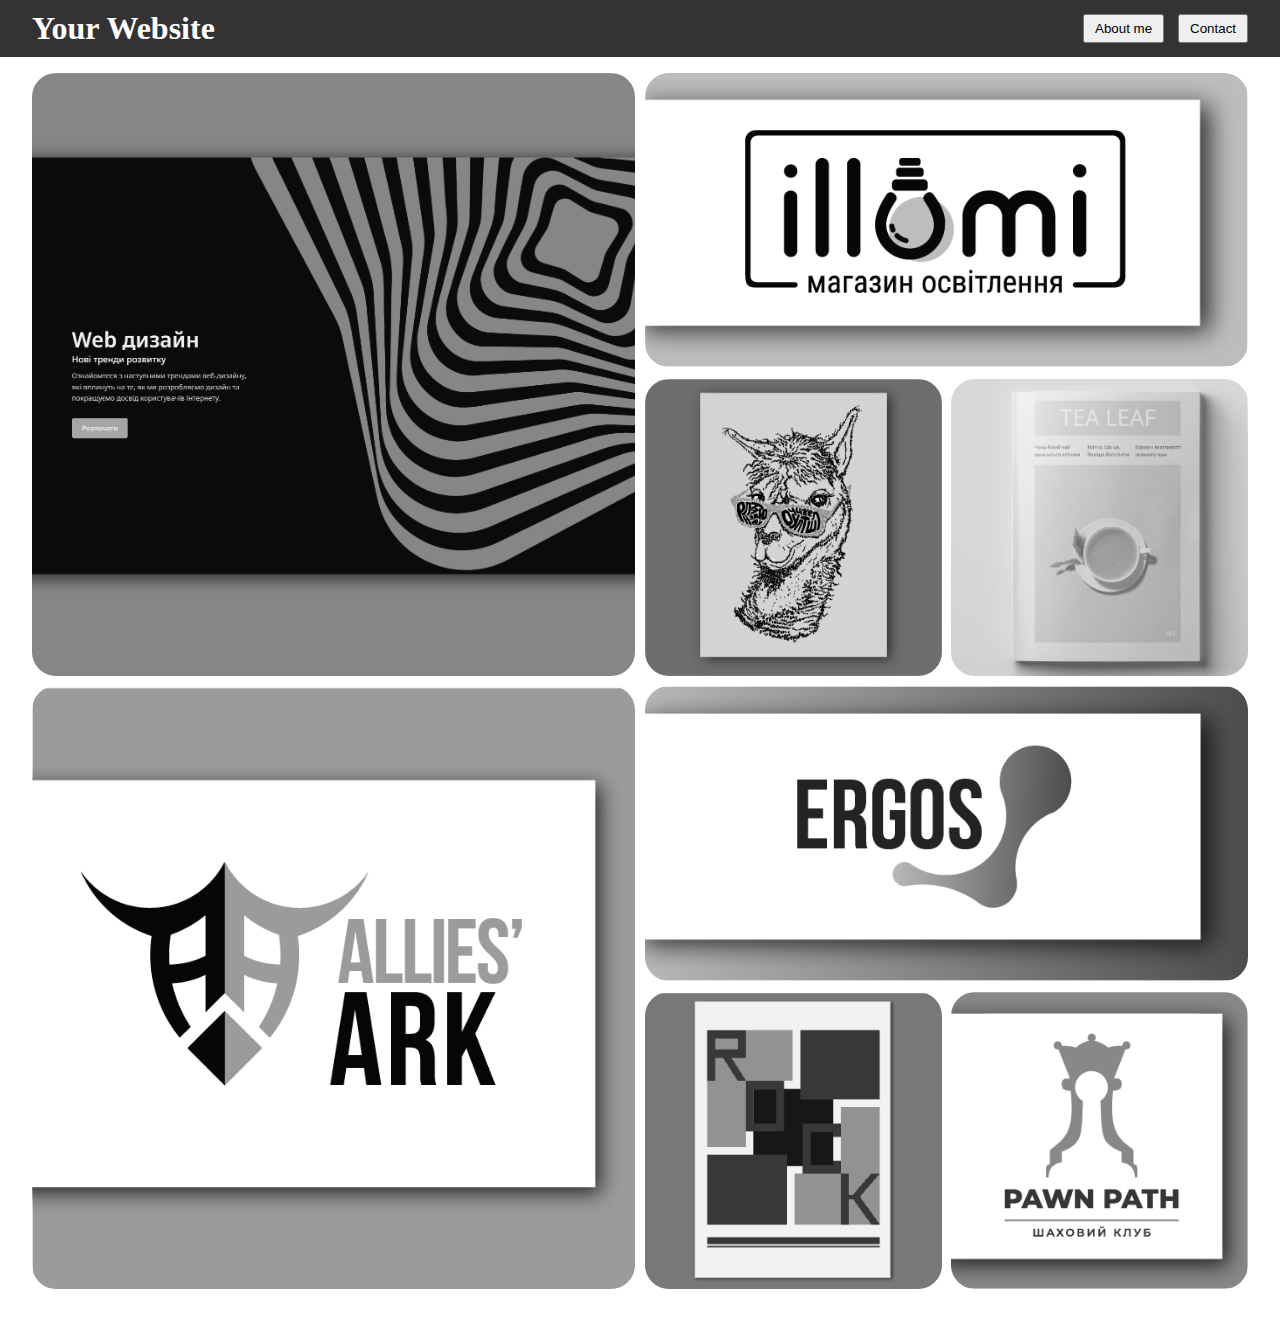
<file: index.html>
<!DOCTYPE html>
<html lang="en">
<head>
    <meta charset="UTF-8">
    <meta name="viewport" content="width=device-width, initial-scale=1.0">

    <link rel="stylesheet" href="/assets/css/style.css">

    <title>Ваш сайт</title>

</head>
<body>

    <header>
        <div class="header-container">
            <!-- Left side of the header -->
            <div class="header-left">
                <h1>Your Website</h1>
            </div>
            
            <!-- Right side of the header -->
            <div class="header-right">
                <a href="/about.html"><button>About me</button></a>
                <a href="/contact.html"><button>Contact</button></a>
            </div>
        </div>
    </header>


   
    <div class="grid-container">
        <!-- Ваши ячейки с изображениями -->
        <!-- Строка 1 -->
        <div class="cell large Site"><a href="/site.html"><img src="/assets/img/Site web.png" alt="Картинка 1"></a></div>
        <div class="cell long Img1"><a href="/illomi.html"><img src="/assets/img/illomi.png" alt="Картинка 2"></a></div>
        <div class="cell Img2"><a href="/plakat1.html"><img src="/assets/img/plakat1.png" alt="Картинка 3"></a></div>



        <!-- Строка 2 -->
        <!-- Ваши другие ячейки -->
        
        <div class="cell Img3"><a href="/tealeaf.html"><img src="/assets/img/tealeaf.png" alt="Картинка 3"></a></div>
        <div class="cell demi Logo"><a href="/alliesark.html"><img src="/assets/img/ark.png" alt="Картинка 3"></a></div>


        <!-- Строка 3 -->
        <!-- Ваши оставшиеся ячейки -->
        <div class="cell long Img4"><a href="/ergos.html"><img src="/assets/img/ergos.png" alt="Картинка 3"></a></div>
        <div class="cell Img5"><a href="/rock.html"><img src="/assets/img/rock.png" alt="Картинка 3"></a></div>
        <div class="cell Img6"><a href="/pawn.html"><img src="/assets/img/pawn2.png" alt="Картинка 3"></a></div>

    </div>





</body>
</html>
</file>
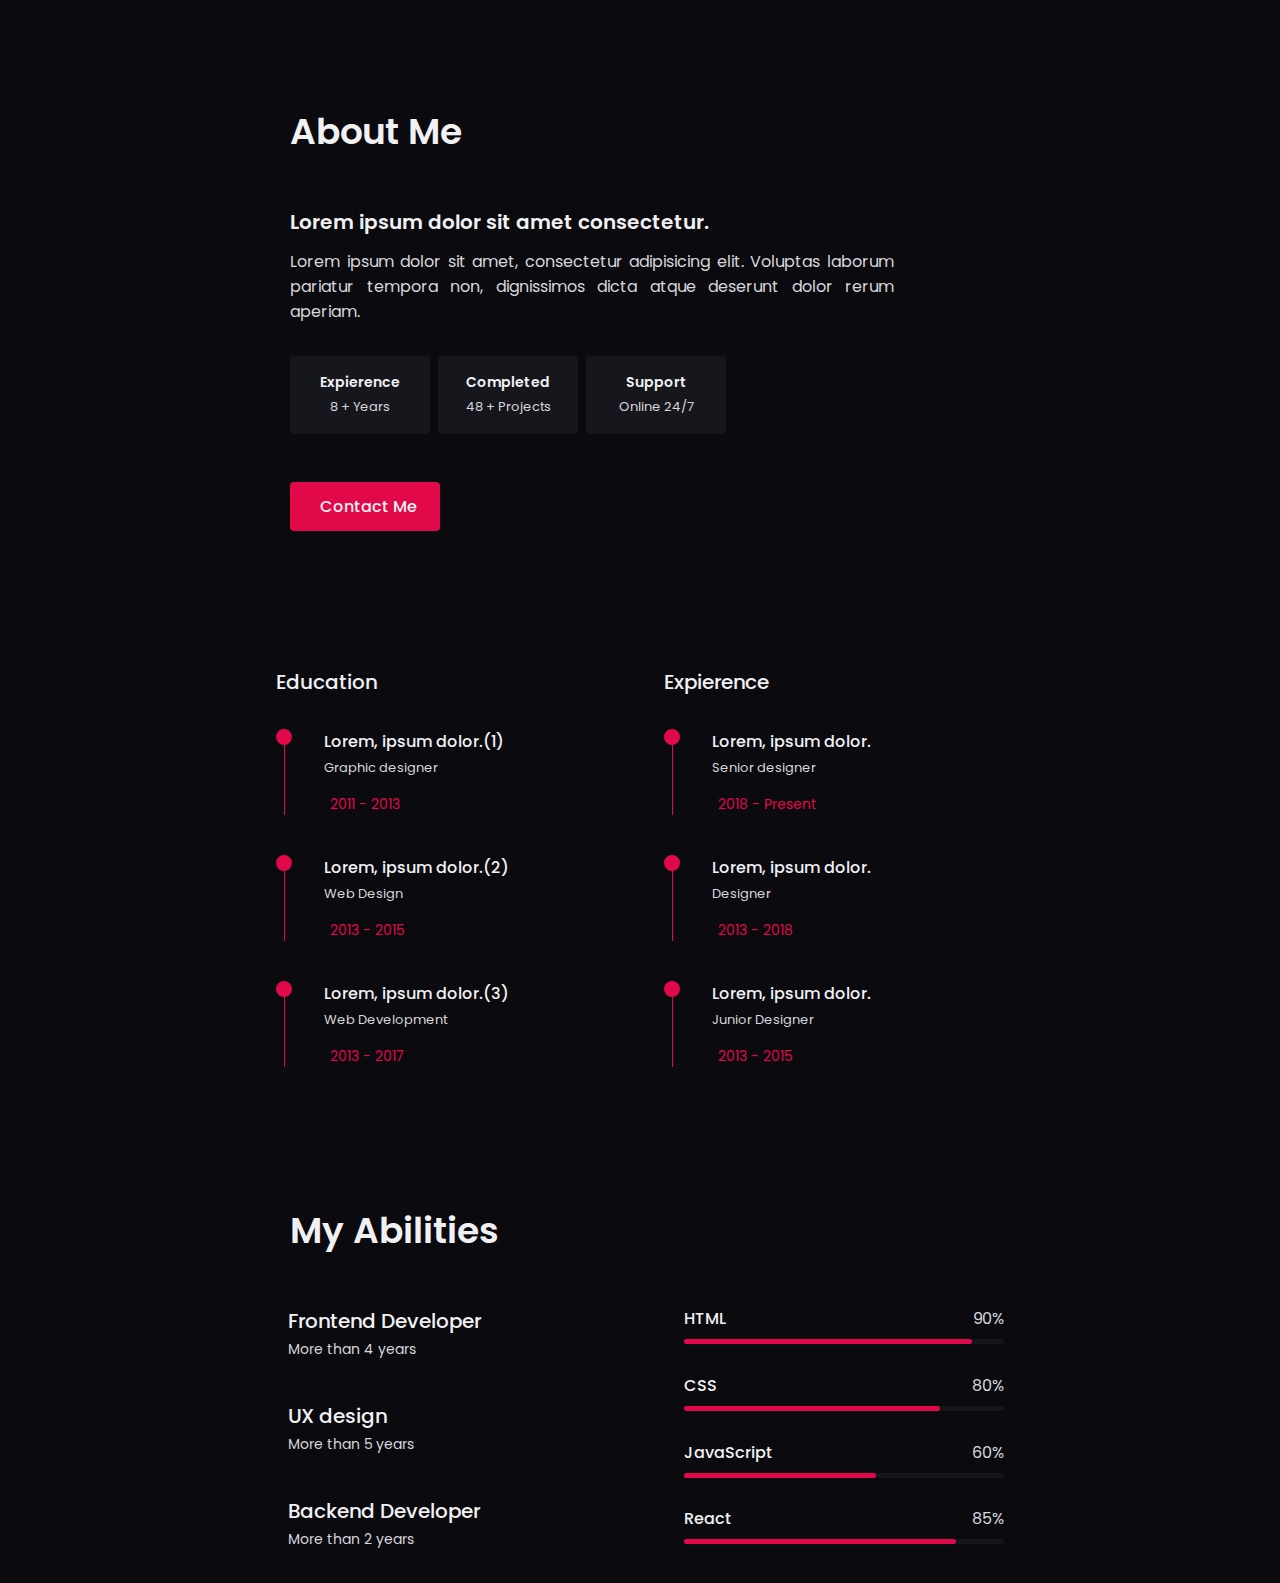
<file: about.html>
<!DOCTYPE html>
<html lang="en">
<head>
    <meta charset="UTF-8">
    <meta name="viewport" content="width=device-width, initial-scale=1.0">

    <link rel="stylesheet" href="/assets/css/contact.css">

    <link rel="stylesheet" href="https://unicons.iconscout.com/release/v4.0.0/css/line.css">

    <title>About me</title>
</head>
<body>


<!-- About -->
<section class="about section" id="about">
    

    <div class="about__container container ">
        <h2 class="section__title left">About Me</h2>

        <div class="about__data">
            <h3 class="about__heading">Lorem ipsum dolor sit amet consectetur.</h3>
            <p class="about__description">Lorem ipsum dolor sit amet, consectetur adipisicing elit. Voluptas laborum pariatur tempora non, dignissimos dicta atque deserunt dolor rerum aperiam.</p>
            <div class="about__info grid">
                <div class="about__box">
                    <i class="uil uil-award about__icon"></i>
                    <h3 class="about__title">Expierence</h3>
                    <span class="about__subtitle">8 + Years</span>
                </div>

                <div class="about__box">
                    <i class="uil uil-suitcase about__icon"></i>
                    <h3 class="about__title">Completed</h3>
                    <span class="about__subtitle">48 + Projects</span>
                </div>

                <div class="about__box">
                    <i class="uil uil-headphones about__icon"></i>
                    <h3 class="about__title">Support</h3>
                    <span class="about__subtitle">Online 24/7</span>
                </div>
            </div>
            <a href="#contact" class="button"><i class="uil uil-navigator button__icon"></i>
            Contact Me
            </a>
        </div>
    </div>
</section>

<!-- Qualification -->
<section class="qualification section">
    <div class="qualification__container container grid">
        <div class="education">
            <h3 class="qualification__title">
                <i class="uil uil-graduation-cap"></i> Education
            </h3>

            <div class="timeline">
                <div class="timeline__item">
                    <div class="circle__dot"></div>
                    <h3 class="timeline__title">Lorem, ipsum dolor.(1)</h3>
                    <p class="timeline__text">Graphic designer</p>
                    <span class="timeline__date"><i class="uil uil-calendar-alt"></i>
                        2011 - 2013
                </span>
                </div>

                <div class="timeline__item">
                    <div class="circle__dot"></div>
                    <h3 class="timeline__title">Lorem, ipsum dolor.(2)</h3>
                    <p class="timeline__text">Web Design</p>
                    <span class="timeline__date"><i class="uil uil-calendar-alt"></i>
                        2013 - 2015
                </span>
                </div>

                <div class="timeline__item">
                    <div class="circle__dot"></div>
                    <h3 class="timeline__title">Lorem, ipsum dolor.(3)</h3>
                    <p class="timeline__text">Web Development</p>
                    <span class="timeline__date"><i class="uil uil-calendar-alt"></i>
                        2013 - 2017</span>
                </div>
            </div>
        </div>
        
        <div class="expierence">
            <h3 class="qualification__title">
                <i class="uil uil-suitcase"></i> Expierence
            </h3>

            <div class="timeline">
                <div class="timeline__item">
                    <div class="circle__dot"></div>
                    <h3 class="timeline__title">Lorem, ipsum dolor.</h3>
                    <p class="timeline__text">Senior designer</p>
                    <span class="timeline__date"><i class="uil uil-calendar-alt"></i>
                        2018 - Present</span>
                </div>

                <div class="timeline__item">
                    <div class="circle__dot"></div>
                    <h3 class="timeline__title">Lorem, ipsum dolor.</h3>
                    <p class="timeline__text">Designer</p>
                    <span class="timeline__date"><i class="uil uil-calendar-alt"></i>
                        2013 - 2018</span>
                </div>

                <div class="timeline__item">
                    <div class="circle__dot"></div>
                    <h3 class="timeline__title">Lorem, ipsum dolor.</h3>
                    <p class="timeline__text">Junior Designer</p>
                    <span class="timeline__date"><i class="uil uil-calendar-alt"></i>
                        2013 - 2015</span>
                </div>
            </div>
        </div>
    </div>
</section>

<!-- Skills -->
<section class="skills section" id="skills">
    
<div class="about__container container left"><h2 class="section__title left">My Abilities</h2></div>
    <div class="skills__container container grid">
        
        <div class="skills__tabs">
            <div class="skills__header skills__active" data-target="#frontent">
                <i class="uil uil-brackets-curly skills__icon"></i>

                <div>
                    <h1 class="skills__title">Frontend Developer</h1>
                    <span class="skills__subtitle">More than 4 years</span>
                    
                </div>
                <i class="uil uil-angle-down skills__arrow"></i>
            </div>

            <div class="skills__header" data-target="#design">
                <i class="uil uil-swatchbook skills__icon"></i>

                <div>
                    <h1 class="skills__title">UX design</h1>
                    <span class="skills__subtitle">More than 5 years</span>
                    
                </div>
                <i class="uil uil-angle-down skills__arrow"></i>
            </div>

            <div class="skills__header" data-target="#backend">
                <i class="uil uil-server-network skills__icon"></i>

                <div>
                    <h1 class="skills__title">Backend Developer</h1>
                    <span class="skills__subtitle">More than 2 years</span>
                    
                </div>
                <i class="uil uil-angle-down skills__arrow"></i>
            </div>
        </div>

        <div class="skills__content">
            <div class="skills__group skills__active" data-content id="frontent">
                <div class="skills__list grid">
                    <div class="skills__data">
                        <div class="skills__titles">
                            <h3 class="skills__name">HTML</h3>
                            <span class="skills__number">90%</span>
                        </div>

                        <div class="skills__bar">
                            <div class="span skills__percentage" style="width: 90%;"></div>
                        </div>
                    </div>

                    <div class="skills__data">
                        <div class="skills__titles">
                            <h3 class="skills__name">CSS</h3>
                            <span class="skills__number">80%</span>
                        </div>

                        <div class="skills__bar">
                            <div class="span skills__percentage" style="width: 80%;"></div>
                        </div>
                    </div>

                    <div class="skills__data">
                        <div class="skills__titles">
                            <h3 class="skills__name">JavaScript</h3>
                            <span class="skills__number">60%</span>
                        </div>

                        <div class="skills__bar">
                            <div class="span skills__percentage" style="width: 60%;"></div>
                        </div>
                    </div>

                    <div class="skills__data">
                        <div class="skills__titles">
                            <h3 class="skills__name">React</h3>
                            <span class="skills__number">85%</span>
                        </div>

                        <div class="skills__bar">
                            <div class="span skills__percentage" style="width: 85%;"></div>
                        </div>
                    </div>
                </div>
            </div>
            <div class="skills__group" data-content id="design">
                <div class="skills__list grid">
                    <div class="skills__data">
                        <div class="skills__titles">
                            <h3 class="skills__name">Figma</h3>
                            <span class="skills__number">90%</span>
                        </div>

                        <div class="skills__bar">
                            <div class="span skills__percentage" style="width: 90%;"></div>
                        </div>
                    </div>

                    <div class="skills__data">
                        <div class="skills__titles">
                            <h3 class="skills__name">Sketch</h3>
                            <span class="skills__number">80%</span>
                        </div>

                        <div class="skills__bar">
                            <div class="span skills__percentage" style="width: 80%;"></div>
                        </div>
                    </div>

                    <div class="skills__data">
                        <div class="skills__titles">
                            <h3 class="skills__name">Photoshop</h3>
                            <span class="skills__number">70%</span>
                        </div>

                        <div class="skills__bar">
                            <div class="span skills__percentage" style="width: 70%;"></div>
                        </div>
                    </div>
                </div>
            </div>
            <div class="skills__group" data-content id="backend">
                <div class="skills__list grid">
                    <div class="skills__data">
                        <div class="skills__titles">
                            <h3 class="skills__name">PHP</h3>
                            <span class="skills__number">90%</span>
                        </div>

                        <div class="skills__bar">
                            <div class="span skills__percentage" style="width: 90%;"></div>
                        </div>
                    </div>

                    <div class="skills__data">
                        <div class="skills__titles">
                            <h3 class="skills__name">Python</h3>
                            <span class="skills__number">80%</span>
                        </div>

                        <div class="skills__bar">
                            <div class="span skills__percentage" style="width: 80%;"></div>
                        </div>
                    </div>

                    <div class="skills__data">
                        <div class="skills__titles">
                            <h3 class="skills__name">MySQL</h3>
                            <span class="skills__number">60%</span>
                        </div>

                        <div class="skills__bar">
                            <div class="span skills__percentage" style="width: 60%;"></div>
                        </div>
                    </div>

                    <div class="skills__data">
                        <div class="skills__titles">
                            <h3 class="skills__name">Firebase</h3>
                            <span class="skills__number">85%</span>
                        </div>

                        <div class="skills__bar">
                            <div class="span skills__percentage" style="width: 85%;"></div>
                        </div>
                    </div>
                </div>
            </div>
        </div>
    </div>
</section>



<script>
    // SKILLS TABS
const tabs = document.querySelectorAll('[data-target]'),
      tabContent = document.querySelectorAll('[data-content]')

      tabs.forEach(tab => {
          tab.addEventListener("click", () => {
              const target = document.querySelector(tab.dataset.target)

              tabContent.forEach(tabContents => {
                  tabContents.classList.remove('skills__active')
              })

              target.classList.add('skills__active')

              tabs.forEach(tab => {
                tab.classList.remove('skills__active')
            })

            tab.classList.add('skills__active')
          })
      })
</script>
    
</body>
</html>
</file>
<file: assets/css/style.css>
body {
    margin: 0;
    padding: 0;
    overflow: hidden;


}



header {
    background-color: #333; /* Adjust the background color as needed */
    color: white; /* Adjust the text color as needed */
    padding: 10px;
    padding-left: 5.5%;
    padding-right: 6%;
}

.header-container {
    display: flex;
    justify-content: space-between;
    align-items: center;
}

.header-left h1 {
    margin: 0;
    /* margin-left: 8rem; */
}

.header-right button {
    margin-left: 10px;
    padding: 5px 10px;
}


/* .grid-container  */
    /* margin: 40px; /* Отступы со всех сторон */
    /* display: grid; */ 
    /* grid-template-rows: repeat(3, );
    grid-template-columns: repeat(6, 1fr);
    gap: 15px; */


    /* grid-column-gap: 1rem;
    grid-row-gap: 1rem;
    grid-template: "Site Site Site Img1 Img1 Img2" "Site Site Site Phone Phone Edit" "Eyes Simple Interfaces Phone Phone Peace" "You-design Integrations Integrations Enterprise Tools Tools" ". . . . . ."/1fr 1fr 1fr 1fr 1fr;
    /* margin-left: auto;
    margin-right: auto; */


/* .center {
    
    display: flex;
    align-items: center;
    justify-content: center;
} */

.grid-container {

  display: grid;
  /* grid-template-columns: repeat(6, 1fr);
  grid-template-rows: repeat(3, ); */
  gap: 0.75%;
  grid-template-columns: repeat(6, 15%);
grid-template-rows: repeat(3, 15%);

  /* grid-template-areas:
    "site site site img1 img1 img2"
    "site site site logo logo img3"
    "img4 img4 img5 logo logo img6"
    ". . . . . . "; */
    padding-left: 5%;
    /* padding-left: 10rem; */

    /* padding-left: 7rem; */
    /* margin-right: -5%; */
    margin-top: 1rem;
    aspect-ratio: 1;
}






/* .Site {
  grid-area: site;
}

.Img1 {
  grid-area: img1;
}

.Img2 {
  grid-area: img2;
}

.Logo {
  grid-area: logo;
}

.Img3 {
  grid-area: img3;
}

.Img4 {
  grid-area: img4;
}

.Img5 {
  grid-area: img5;
}

.Img6 {
  grid-area: img6;
} */




img {
    width: 100%;
    height: 100%;
    object-fit: cover;
    border-radius: 1.5rem; /* добавляем скругленные углы */
    transition: filter 0.3s; /* добавляем анимацию для плавного перехода при наведении */
    filter: grayscale(100%); /* изначально черно-белое изображение */
}

.cell {
    overflow: hidden;
    width: 100%;
    height: 100%;
    position: relative;



}

.cell.large {
    grid-row: span 2;
    grid-column: span 3;
}



.cell.demi {
    grid-row: span 2;
    grid-column: span 2;
}

.cell.long {
    grid-column: span 2;
} 

.cell.long img {
    width: 100%;
    height: auto;
}



.cell:hover img {
    filter: grayscale(0%); /* убираем черно-белый фильтр при наведении */
    cursor: pointer; /* меняем курсор на pointer при наведении */
}

@media screen and (max-width: 1700px) {

body {
    overflow: visible;
}


    .grid-container {
    gap: 0.75%;
    grid-template-columns: repeat(4, 1fr);
    grid-template-rows: repeat(4, 1fr);
    grid-template-areas:
      "img4 img4 img1 img1"
      "img5 img6 img2 img3"
      "site site  logo logo"
      "site site  logo logo"
      ". . . . . . ";
      margin-left: 2rem;
      padding-left: 0;
      margin: 2rem;
      aspect-ratio: 1;
      margin-top: 1rem;

    }
    

    .cell.large {
    grid-row: span 2;
    grid-column: span 2;
}

header {

    padding-left: 2rem;
    padding-right: 2rem;
}



.cell.demi {
    grid-row: span 2;
    grid-column: span 2;
}

.cell.long {
    grid-column: span 2;
} 

.cell.long img {
    width: 100%;
    height: auto;
}
    }


    @media screen and (max-width: 600px) {

        .grid-container {
        gap: 2%;
        grid-template-columns: repeat(2, 1fr);
        grid-template-rows: repeat(8, 50%);
        /* grid-template-areas:
          "img4 img4 img1 img1"
          "img5 img6 img2 img3"
          "site site  logo logo"
          "site site  logo logo"
          ". . . . . . "; */


          aspect-ratio: 1;

        }
        
    
        .cell.large {
        grid-row: span 2;
        grid-column: span 2;
    }
    
    
    
    .cell.demi {
        grid-row: span 2;
        grid-column: span 2;
    }
    
    .cell.long {

        grid-column: span 2;
    } 
    



        }
</file>
<file: assets/css/contact.css>
/* GOOGLE FONTS */
@import url('https://fonts.googleapis.com/css2?family=Poppins:wght@300;400;500;600&display=swap');

/* VARIABLES CSS */
:root {
    /* Colors */
    --hue-color:242;

    /* HSL Color Mode */
    --skin-color: hsl(342, 92%, 46%);
    --title-color: hsl(var(--hue-color), 8%, 95%);
    --text-color: hsl(var(--hue-color), 8%, 85%);
    --body-color: hsl(var(--hue-color), 19%, 5%);
    --box-color: hsl(var(--hue-color), 14%, 10%);
    --scroll-bar-color: hsl(var(--hue-color), 12%, 38%);
    --scroll-thumb-color: hsl(var(--hue-color), 12%, 26%);

    /* Font and typogrophy */
    --body-font: 'Poppins', sans-serif;

    /* .5rem = 8px, 1rem = 16px, 1.5rem = 24px ... */
    --biggest-font-size: 3rem;
    --h1-font-size: 2.25rem;
    --h2-font-size: 1.5rem;
    --h3-font-size: 1.25rem;
    --normal-font-size: 1rem;
    --small-font-size: .875rem;
    --smaller-font-size: .813rem;

    /* Font Weight */
    --font-medium: 500;
    --font-bold: 600;

    /* Margenes Bottom */
    --mb-0-25: .25rem;
    --mb-0-5: .5rem;
    --mb-0-75: .75rem;
    --mb-1: 1rem;
    --mb-1-5: 1.5rem;
    --mb-2: 2rem;
    --mb-2-5: 2.5rem;
    --mb-3: 3rem;

    /* z-index */
    --z-fixed: 10;
    --z-modal: 100;
}

@media screen and (max-width: 1024px) {
    :root {
        --biggest-font-size: 2rem;
        --h1-font-size: 1.5rem;
        --h2-font-size: 1.25rem;
        --h3-font-size: 1.125rem;
        --normal-font-size: .938rem;
        --small-font-size: .813rem;
        --smaller-font-size: .75rem;
    }
}

/* BASE */
* {
    margin: 0;
    padding: 0;
    box-sizing: border-box;
}

html {
    scroll-behavior: smooth;
}

body, 
button,
input {
    font-family: var(--body-font);
    font-size: var(--normal-font-size);
}

body {
    background-color: var(--body-color);
    color: var(--text-color);
}

h1, h2, h3 {
    color: var(--title-color);
    font-weight: var(--font-bold);
}

ul {
    list-style: none;
}

a {
    text-decoration: none;
}

img {
    /* min-width: 100%; */
    height: auto;
}

button {
    cursor: pointer;
}

button,
input {
    border: none;
    outline: none;
}

/* LAYOUT */
.container {
    max-width: 1250px;
    margin-left: auto;
    margin-right: auto;
}

.grid {
    display: grid;
}

/* REUSABLE CSS CLASSES */
.section {
    padding: 6.5rem 0 2rem;
}

.section__title {
    text-align: center;
    font-size: var(--h1-font-size);
    margin-bottom: var(--mb-3);
}

.left {
    text-align: left;
}

.section__title::before {
    content: attr(data-heading);
    display: block;
    font-size: var(--normal-font-size);
    font-weight: var(--font-medium);
    color: var(--skin-color);
}

/* SIDEBAR */
.sidebar {
    position: fixed;
    width: 100px;
    height: 100vh;
    background-color: var(--body-color);
    border-right: 1px solid var(--box-color);
    transition: .5s
}

.nav__logo {
    position: absolute;
    left: 0;
    right: 0;
    top: 1.8rem;
    width: 40px;
    height: 40px;
    border-radius: 50%;
    background-color: var(--skin-color);
    text-align: center;
    margin: auto;
}

.nav__logo-text {
    font-size: 1.125rem;
    color: var(--title-color);
    font-weight: var(--font-bold);
    line-height: 40px;
}

.nav__menu {
    position: fixed;
    transform: rotate(-90deg) translateX(-100%);
    transform-origin: left top;
    width: 100vh;
}

.menu {
    display: flex;
}

.nav__list {
    display: flex;
    flex-direction: row-reverse;
    margin: -2px auto 0 auto;
}

.nav__link {
    float: right;
    height: 100%;
    line-height: 100px;
    padding: 0 1rem;
    color: var(--title-color);
    font-weight: var(--font-medium);
    position: relative;
    transition: .4s;
}

.btn__share {
    position: absolute;
    bottom: 1.8rem;
    left: 0;
    right: 0;
    text-align: center;
}

.social__share {
    font-size: 1.5rem;
}

.nav__toogle {
    height: 32px;
    width: 36px;
    cursor: pointer;
    position: fixed;
    right: 1.5rem;
    top: 2rem;
    font-size: 1.2rem;
    border-radius: .25rem;
    background-color: var(--skin-color);
    color: var(--title-color);
    display: none;
    justify-content: center;
    align-items: center;
    z-index: var(--z-fixed);
}

.nav__close {
    font-size: 1.5rem;
    position: absolute;
    top: 1rem;
    right: 1.25rem;
    cursor: pointer;
    display: none;
}

/* Active Link */
.nav__link.active-link, .nav__link:hover {
    color: var(--skin-color);
}

.nav__link.active-link::after, .nav__link:hover::after {
    position: absolute;
    content: '';
    width: 6px;
    height: 6px;
    background-color: var(--skin-color);
    border-radius: 50%;
    bottom: 1.8rem;
    left: 0;
    right: 0;
    margin: auto;
}

/* MAIN */
.main {
    margin-left: 100px;
}

/* Home Section */
.home {
    background: url('../img/home-bg.jpg');
    background-size: cover;
    background-position: center center;
    height: 100vh;
}

.home__container {
    position: relative;
    height: 100%;
    align-items: center;
}

.home__social {
    position: absolute;
    top: 1.8rem;
    left: 0;
    display: flex;
    align-items: center;
    column-gap: 3.5rem;
}

.home__social-follow {
    font-weight: var(--font-medium);
    position: relative;
}

.home__social-follow::after {
    content: '';
    position: absolute;
    width: 1rem;
    height: 2px;
    background-color: var(--text-color);
    right: -45%;
    top: 50%;
}

.home__social-links {
    display: inline-flex;
    column-gap: 1rem;
}

.home__social-link {
    font-size: 1.08rem;
    color: var(--text-color);
    transition: .3s;
}


.home__social-link:hover {
    transform: translateY(.25rem);
}

.home__img {
    display: none;
}

.home__title {
    font-size: var(--biggest-font-size);
}

.home__subtitle {
    font-size: var(--h3-font-size);
    font-weight: var(--font-medium);
    margin-bottom: var(--mb-0-75);
}

.home__description {
    max-width: 450px;
    margin-bottom: var(--mb-2);
}

.my__info {
    display: flex;
    column-gap: 1.8rem;
    position: absolute;
    left: 0;
    bottom: 1.8rem;
}

.info__item {
    display: flex;
    align-items: center;
}

.info__title,
.info__subtitle {
    font-size: var(--small-font-size);
}

.info__title {
    font-weight: var(--font-medium);
}

.info__icon {
    font-size: 1.8rem;
    color: var(--skin-color);
    margin-right: var(--mb-0-75);
}

/* Buttons */
.button {
    display: inline-flex;
    align-items: center;
    column-gap: .5rem;
    background-color: var(--skin-color);
    color: var(--title-color);
    padding: .75rem 1.4rem;
    border-radius: .25rem;
    font-weight: var(--font-medium);
    position: relative;
    z-index: 1;
}

.button::after {
    position: absolute;
    content: '';
    left: 0;
    top: 0;
    width: 100%;
    height: 100%;
    background-color: #343a40;
    z-index: -1;
    transform-origin: center;
    transform: scale(0);
    border-radius: .25rem;
    transition: .3s;
}

.button:hover::after {
    transform: scale(1);

}

.button__icon {
    font-size: 1.25rem;
}

/* About Section */
.about__container {
    /* grid-template-columns: repeat(2, 1fr);
    column-gap: 4rem;
    align-items: center; */
    max-width: 700px;
}

.about__img {
    width: 480px;
    border-radius: 0.75rem;
    justify-self: center;
}

.about__heading {
    font-size: var(--h3-font-size);
    margin-bottom: var(--mb-0-75);
}

.about__description {
    text-align: justify;
    padding-right: 6rem;
    margin-bottom: var(--mb-2);
}

.about__info {
    grid-template-columns: repeat(3, 140px);
    column-gap: .5rem;
    margin-bottom: var(--mb-3);
}

.about__box {
    text-align: center;
    border-radius: .25rem;
    padding: 1rem 1.25rem;
    background-color: var(--box-color);
}

.about__icon {
    font-size: 1.5rem;
    color: var(--skin-color);
    margin-bottom: var(--mb-0-75);
}

.about__title {
    font-size: var(--small-font-size);
}

.about__subtitle {
    font-size: var(--smaller-font-size);
}

/* Qualification Section */
.qualification__container {
    grid-template-columns: repeat(2, 340px);
    column-gap: 3rem;
    justify-content: center;
}

.qualification__title {
    font-size: var(--h3-font-size);
    font-weight: var(--font-medium);
    margin-bottom: var(--mb-2);
}

.timeline__item {
    position: relative;
    padding-left: 3rem;
    margin-bottom: var(--mb-2-5);
}

.timeline__item:last-child {
    margin-bottom: 0;
}

.timeline__item::before {
    content: '';
    width: 1px;
    position: absolute;
    left: .48rem;
    top: 0;
    height: 100%;
    background-color: var(--skin-color);
}

.circle__dot {
    position: absolute;
    left: 0;
    top: 0;
    height: 1rem;
    width: 1rem;
    border: 2px solid var(--skin-color);
    border-radius: 50%;
    background-color: var(--skin-color);
    transition: .3s;
}

.timeline__item:hover .circle__dot {
    background-color: var(--body-color);
}

.timeline__title {
    font-size: var(--normal-font-size);
    font-weight: var(--font-medium);
    margin-bottom: var(--mb-0-25);
}

.timeline__text {
    font-size: var(--smaller-font-size);
    margin-bottom: var(--mb-1);
}

.timeline__date {
    display: flex;
    align-items: center;
    column-gap: .4rem;
    font-size: var(--small-font-size);
    color: var(--skin-color);
}

/* Skills Section */
.skills__container {
    grid-template-columns: 360px 320px;
    column-gap: 3rem;
    justify-content: center;
}

.skills__header {
    display: flex;
    align-items: center;
    cursor: pointer;
}

.skills__header:not(:last-child) {
    margin-bottom: var(--mb-2-5);
}

.skills__icon, 
.skills__arrow {
    font-size: 2rem;
    color: var(--skin-color);
}

.skills__icon {
    margin-right: var(--mb-0-75);
}

.skills__title {
    font-size: var(--h3-font-size);
    font-weight: var(--font-medium);
}

.skills__subtitle {
    font-size: var(--small-font-size);
}

.skills__arrow {
    margin-left: auto;
}

.skills__active .skills__arrow {
    transform: rotate(-90deg);
    transition: .3s;
}

.skills [data-content] {
    display: none;
}

.skills__active[data-content] {
    display: block;
}

.skills__list {
    row-gap: 1.8rem;
}

.skills__titles {
    display: flex;
    justify-content: space-between;
    margin-bottom: var(--mb-0-5);
}

.skills__name {
    font-size: var(--normal-font-size);
    font-weight: var(--font-medium);
}

.skills__bar,
.skills__percentage {
    height: 5px;
    border-radius: .25rem;
}

.skills__bar {
    background-color: var(--box-color);
}

.skills__percentage {
    display: block;
    background-color: var(--skin-color);
}

/* Work Section */
.work__container {
    grid-template-columns: repeat(3, 330px);
    gap: 1.8rem;
    justify-content: center;
    padding-top: 1rem;
}

.work__filters {
    display: flex;
    justify-content: center;
    align-items: center;
    column-gap: .75rem;
    margin-bottom: 2rem;
}

.work__item {
    cursor: pointer;
    color: var(--title-color);
    padding: .25rem .75rem;
    font-weight: var(--font-medium);
    border-radius: .5rem;
}

.work__card {
    background-color: var(--box-color);
    padding: 1.25rem;
    border-radius: .5rem;
}

.portfolio__item-details {
    display: none;
}

.work__img {
    border-radius: .5rem;
    margin-bottom: var(--mb-1);
}

.work__title {
    font-size: var(--normal-font-size);
    font-weight: var(--font-medium);
    margin-bottom: var(--mb-0-5);
}

.work__button {
    color: var(--skin-color);
    font-size: var(--small-font-size);
    display: flex;
    align-items: center;
    column-gap: .25rem;
    cursor: pointer;
}

.work__button-icon {
    font-size: 1rem;
    transition: .3s;
}

.work__button:hover .work__button-icon {
    transform: translateX(.25rem);
}

/* Active Item Work */

.active-work {
    background-color: var(--skin-color);
    color: var(--title-color);
}

/* Portfolio popup */
.portfolio__popup {
    position: fixed;
    top: 0;
    left: 0;
    right: 0;
    bottom: 0;
    background-color: rgba(0, 0, 0, 0.5);
    display: flex;
    justify-content: center;
    align-items: center;
    padding: 0 1rem;
    z-index: var(--z-modal);
    opacity: 0;
    visibility: hidden;
    transition: .3s;
}

.portfolio__popup.open {
    opacity: 1;
    visibility: visible;
}

.portfolio__popup-inner {
    background-color: var(--box-color);
    width: 900px;
    border-radius: .5rem;
    padding: 2.5rem;
    position: relative;
}

.portfolio__popup-content {
    grid-template-columns: repeat(2, 1fr);
    align-items: center;
    column-gap: 3rem;
}

.portfolio__popup-close {
    position: absolute;
    top: 1.5rem;
    right: 1.5rem;
    font-size: 1.5rem;
    color: var(--skin-color);
    cursor: pointer;
}

.portfolio__popup-img {
    border-radius: .5rem;
}

.portfolio__popup-subtitle {
    font-size: var(--smaller-font-size);
    margin-bottom: var(--mb-0-25);
}

.details__title {
    font-size: var(--h3-font-size);
    font-weight: var(--font-medium);
    margin-bottom: var(--mb-1);
}

.details__description {
    font-size: var(--small-font-size);
    margin-bottom: var(--mb-2);
}

.details__info li {
    margin-bottom: var(--mb-0-75);
    text-transform: capitalize;
    font-size: var(--small-font-size);
}

.details__info li:last-child {
    margin-bottom: 0;
}

.details__info li span {
    font-weight: normal;
}

.details__info li a {
    text-transform: lowercase;
    color: var(--skin-color);
}

/* Services Section */
.services__container {
    grid-template-columns: repeat(3, 250px);
    justify-content: center;
    column-gap: 1.8rem;
}

.services__content {
    position: relative;
    background-color: var(--box-color);
    padding: 6rem 0 2rem 2.5rem;
    border-radius: .25rem;
}

.services__icon {
    display: block;
    font-size: 1.8rem;
    color: var(--skin-color);
    margin-bottom: var(--mb-1);
}

.services__title {
    font-size: var(--h3-font-size);
    margin-bottom: var(--mb-1);
    font-weight: var(--font-medium);
}

.services__button {
    color: var(--skin-color);
    font-size: var(--small-font-size);
    display: flex;
    align-items: center;
    column-gap: .25rem;
    cursor: pointer;
}

.services__button-icon {
    font-size: 1rem;
    transition: .3s;
}

.services__button:hover .services__button-icon {
    transform: translateX(.25rem);
}

.services__modal {
    position: fixed;
    top: 0;
    left: 0;
    right: 0;
    bottom: 0;
    background-color: rgba(0, 0, 0, 0.5);
    display: flex;
    justify-content: center;
    align-items: center;
    padding: 0 1rem;
    z-index: var(--z-modal);
    opacity: 0;
    visibility: hidden;
    transition: .3s;
}

.services__modal-content {
    width: 500px;
    position: relative;
    background-color: var(--box-color);
    padding: 4.5rem 2.5rem 2.5rem;
    border-radius: .5rem;
}

.services__modal-close {
    position: absolute;
    top: 1.5rem;
    right: 1.5rem;
    font-size: 1.5rem;
    color: var(--skin-color);
    cursor: pointer;
}

.services__modal-title,
.services__modal-description {
    text-align: center;
}

.services__modal-title {
    font-size: var(--h3-font-size);
    font-weight: var(--font-medium);
    margin-bottom: var(--mb-1);
}

.services__modal-description {
    font-size: var(--small-font-size);
    padding: 0 3.5rem;
    margin-bottom: var(--mb-2);
}

.services__modal-services {
    row-gap: var(--mb-0-75);
}

.services__modal-service {
    display: flex;
    align-items: center;
    column-gap: .5rem;
}

.services__modal-icon {
    color: var(--skin-color);
    font-size: 1.1rem;
}

.services__modal-info {
    font-size: var(--small-font-size);
}


/* Active Modal */
.active-modal {
    opacity: 1;
    visibility: visible;
}


/* Testimonial Section */
@media screen and (min-width: 992px) {
    .testimonials__container {
        width: 750px;
        margin-left: auto !important;
        margin-right: auto !important;
    }
}

.testimonial__card {
    background-color: var(--box-color);
    padding: 1.8rem 2rem;
    border-radius: .5rem;
    margin-bottom: 3rem;
}

.testimonial__quote {
    display: inline-flex;
    font-size: 1.5rem;
    color: var(--skin-color);
    margin-bottom: var(--mb-1);
}

.testimonial__description {
    margin-bottom: var(--mb-1);
    font-size: var(--small-font-size);
}

.testimonial__date {
    font-size: var(--normal-font-size);
    margin-bottom: var(--mb-2);
}

.testimonial__profile {
    display: flex;
    align-items: center;
    column-gap: 1rem;
}

.testimonial__profile-img {
    width: 60px;
    height: 60px;
    border-radius: 3rem;
}

.testimonial__profile-data {
    display: flex;
    flex-direction: column;
    row-gap: .4rem;
}

.testimonial__profile-name {
    font-size: var(--h3-font-size);
    font-weight: var(--font-medium);
    color: var(--title-color);
}

.testimonial__profile-detail {
    font-size: var(--small-font-size);
}

/* Swiper Class */
.swiper-pagination-bullet {
    background-color: var(--box-color);
}

.swiper-pagination-bullet-active {
    background-color: var(--skin-color);
}


/* Contact section */
.contact__container {
    grid-template-columns: 300px 340px;
    column-gap: 3rem;
    justify-content: center;
    align-items: center;
}

.contact__info {
    display: grid;
    row-gap: 1rem;
}

.contact__card {
    background-color: var(--box-color);
    padding: 1rem;
    border-radius: .5rem;
    text-align: center;
}

.contact__card-icon {
    font-size: 1.8rem;
    color: var(--title-color);
    margin-bottom: var(--mb-0-25);
}

.contact__card-title,
.contact__card-data {
    font-size: var(--small-font-size);
}

.contact__card-title {
    font-weight: var(--font-medium);
}

.contact__card-data {
    display: block;
    margin-bottom: var(--mb-0-75);
}

.contact__button {
    color: var(--skin-color);
    font-size: var(--small-font-size);
    display: flex;
    align-items: center;
    justify-content: center;
    column-gap: .25rem;
    cursor: pointer;
}

.contact__button-icon {
    font-size: 1rem;
    transition: .3s;
}

.contact__button:hover .contact__button-icon {
    transform: translateX(.25rem);
}

.input__container {
    position: relative;
    margin-top: .1rem;
    margin-bottom: 1.9rem;
}

.input {
    width: 100%;
    border: 2px solid var(--text-color);
    background-color: transparent;
    padding: .6rem 1.2rem;
    color: var(--title-color);
    font-weight: var(--font-medium);
    font-size: var(--normal-font-size);
    letter-spacing: .5px;
    outline: none;
    border-radius: .5rem;
    transition: .3s;
}

textarea.input {
    padding: .8rem 1.2rem;
    min-height: 140px;
    border-radius: .5rem;
    resize: none;
}

.input__container label {
    position: absolute;
    top: 50%;
    left: 1rem;
    transform: translateY(-50%);
    padding: 0 .4rem;
    color: var(--text-color);
    font-size: 1rem;
    font-weight: var(--font-medium);
    pointer-events: none;
    z-index: 15;
    transition: .5s;
}

.input__container.textarea label {
    top: 1rem;
    transform: translateY(0);
}

.input__container span {
    position: absolute;
    top: 0;
    left: 25px;
    color: transparent;
    transform: translateY(-50%);
    font-size: var(--small-font-size);
    padding: 0 .4rem;
    pointer-events: none;
    z-index: var(--z-fixed);
}

.input__container span::before,
.input__container span::after {
    content: '';
    position: absolute;
    width: 10%;
    height: 5px;
    opacity: 0;
    background-color: var(--body-color);
    top: 50%;
    transform: translateY(-50%);
    transition: .3s;
}

.input__container span::before {
    left: 50%;
}

.input__container span::after {
    right: 50%;
}

.input__container.focus label {
    top: 0;
    transform: translateY(-50%);
    left: 25px;
    font-size: var(--smaller-font-size);
}

.input__container.focus span::before,
.input__container.focus span::after {
    width: 50%;
    opacity: 1;
}


/* FOOTER */
.footer {
    padding-top: 2rem;
}

.footer__container {
    grid-template-columns: repeat(3, 1fr);
    column-gap: 1.6rem;
}

.footer__bg {
    background-color: var(--box-color);
    padding: 3rem 0 3.5rem;
}

.footer__title {
    font-size: var(--h1-font-size);
    margin-bottom: var(--mb-0-25);
}

.footer__subtitle {
    font-size: var(--small-font-size);
}

.footer__links {
    display: flex;
    justify-self: center;
    column-gap: 2rem;
}

.footer__link:hover {
    color: var(--skin-color);
}

.footer__socials {
    justify-self: flex-end;
}

.footer__social {
    font-size: 1.25rem;
    margin-right: var(--mb-1-5);
}

.footer__social:hover {
    color: var(--skin-color);
}

.footer__copy {
    font-size: var(--smaller-font-size);
    text-align: center;
    margin-top: 4.5rem;
}

.footer__title,
.footer__subtitle,
.footer__link,
.footer__social {
    color: var(--title-color);
}

/* SCROL UP */

/* Show Scroll Up */


/* SCROLL BAR */
::-webkit-scrollbar {
    width: .6rem;
    background-color: var(--scroll-bar-color);
    border-radius: .5rem;
}

::-webkit-scrollbar-thumb {
    background-color: var(--scroll-thumb-color);
    border-radius: .5rem;
}

/* BREACKPOINTS */
/* For Large Devices */
/* @media screen and (max-width: 1408px) {
    .container {
        margin-left: var(--mb-2-5);
        margin-right: var(--mb-2-5);
    }
} */

/* @media screen and (max-width: 1216px) {
    .about__container {
        column-gap: 2.5rem;
    }

    .about__description {
        padding-right: 0;
    }

    .work__container {
        grid-template-columns: repeat(2, 330px);
        gap: 2.5rem;
    }
} */

@media screen and (max-width: 1024px) {
    /* .container {
        margin-left: var(--mb-1-5);
        margin-right: var(--mb-1-5);
    } */


    .left {
        text-align: center;
    }

    .sidebar {
        width: 100%;
        z-index: 999;
        transform: translateX(-100%);
    }

    .show-sidebar {
        transform: translateX(0);
    }

    .nav__logo,
    .btn__share {
        display: none;
    }

    .nav__menu {
        height: 100%;
        width: 100%;
        transform: rotate(0deg) translateX(0);
        display: flex;
        justify-content: center;
    }

    .nav__list {
        flex-direction: column;
        height: 100%;
        justify-content: center;
        align-items: center;
    }

    .nav__link {
        padding: 1rem 0;
        line-height: 1.5;
    }

    .nav__link.active-link::after, 
    .nav__link:hover::after {
        bottom: 0;
    }

    .nav__close {
        display: block;
    }

    .nav__toogle {
        display: flex;
    }

    .main {
        margin-left: 0;
    }

    .about__container {
        grid-template-columns: 1fr;
        row-gap: 2.5rem;
    }

    .about__img {
        width: 350px;
    }

    .about__data {
        text-align: center;
    }

    .about__info {
        justify-content: center;
    }

    .about__box {
        padding: .75rem .5rem;
    }

    .about__description {
        padding: 0 4rem;
        text-align: center;
    } 

    .qualification__container {
        grid-template-columns: repeat(2, 290px);
    }

    .skills__container {
        grid-template-columns: 340px 300px;
    }

    .skills__list {
        row-gap: 1.7rem;
    }

    .work__card {
        padding: 1rem;
    }

    .work__img {
        margin-bottom: var(--mb-0-75);
    }

    .work__title {
        margin-bottom: var(--mb-0-25);
    }

    .services__container {
        grid-template-columns: repeat(3, 220px);
    }

    .testimonial__card {
        padding: 1.25rem 1.5rem;
    }

    .portfolio__item-details {
        margin-bottom: var(--mb-1-5);
    }

    .details__info li {
        margin-bottom: var(--mb-0-5);
    }

    .details__title {
        margin-bottom: var(--mb-0-75);
    }
}

/* For Medium Devices */
@media screen and (max-width: 768px) {
    .about__img {
        width: 250px;
    }

    .qualification__container {
        grid-template-columns: 290px;
        row-gap: 3rem;
    }

    .skills__container {
        grid-template-columns: 300px;
        row-gap: 3rem;
    }

    .work__container {
        grid-template-columns: 330px;
    }

    .services__container {
        grid-template-columns: repeat(2, 1fr);
        gap: 1.5rem;
    }

    .services__content {
        padding: 3.5rem .5rem 1.25rem 1.5rem;
    }

    .services__icon {
        font-size: 1.5rem;
    }

    .contact__container {
        grid-template-columns: 360px;
        row-gap: 3rem;
    }

    .footer__container {
        grid-template-columns: repeat(2, 1fr);
        row-gap: 3rem;    }

    .footer__socials {
        justify-self: start;
    }

    .footer__links {
        flex-direction: column;
        row-gap: 1.5rem;
        justify-self: flex-end;
    }

    .footer__bg {
        padding: 2rem 0 3rem;
    }

    .footer__copy {
        margin-top: var(--mb-3);
    }

    .portfolio__popup-inner {
        width: 420px;
        padding: 2.8rem 1.5rem 2.5rem;
    }

    .portfolio__popup-content {
        grid-template-columns: 1fr;
        row-gap: 1.6rem;
    }

    .details__title {
        font-size: var(--normal-font-size);
    }

    .portfolio__popup-close {
        top: .5rem;
    }
}

@media screen and (max-width: 576px) {
    .container {
        margin-left: var(--mb-1-5);
        margin-right: var(--mb-1-5);
    }

    .nav__toogle {
        right: initial;
        left: 1.5rem;
    }

    .home {
        background-image: none;
        height: initial;
        align-items: initial;
        padding: 7rem 0 2rem;
    }

    .home__container {
        row-gap: 2rem;
    }

    .home__img {
        display: block;
        width: 250px;
        justify-self: center;
    }

    .home__social {
        left: initial;
        right: -1rem;
        flex-direction: column;
        row-gap: 3.5rem;
    }

    .home__social-follow {
        font-size: var(--smaller-font-size);
        transform: rotate(90deg);
    }

    .home__social-links {
        flex-direction: column;
        row-gap: .25rem;
    }

    .home__social-link {
        font-size: var(--normal-font-size);
    }

    .my__info {
        display: none;
    }

    .about__info {
        grid-template-columns: repeat(3, 1fr);
    }

    .about__description {
        padding: 0;
    }

    .services__modal-content {
        padding: 4.5rem 1.5rem 2.5rem;
    }

    .services__modal-description {
        padding: 0;

    }

    .contact__container,
    .work__container {
        grid-template-columns: 300px;
    }

    .footer__container {
        grid-template-columns: 1fr;
    }

    .footer__links {
        justify-self: flex-start;
    }
}

@media screen and (max-width: 350px) {
    .container {
        margin-left: var(--mb-1);
        margin-right: var(--mb-1);
    }

    .home__img {
        width: 200px;
    }

    .home__title {
        font-size: var(--h1-font-size);
    }

    .home__subtitle {
        font-size: var(--normal-font-size);
    }

    .about__info {
        grid-template-columns: repeat(2, 1fr);
        row-gap: .5rem;
    }

    .contact__container,
    .work__container,
    .skills__container,
    .qualification__container {
        grid-template-columns: 1fr;
    }

    .skills__title {
        font-size: var(--normal-font-size);
    }

    .work__item {
        font-size: var(--small-font-size);
    }

    .work__filters {
        column-gap: .25rem;
    }

    .services__container {
        grid-template-columns: max-content;
    }

    .services__content {
        padding-right: 3.5rem;
    }
}
</file>
